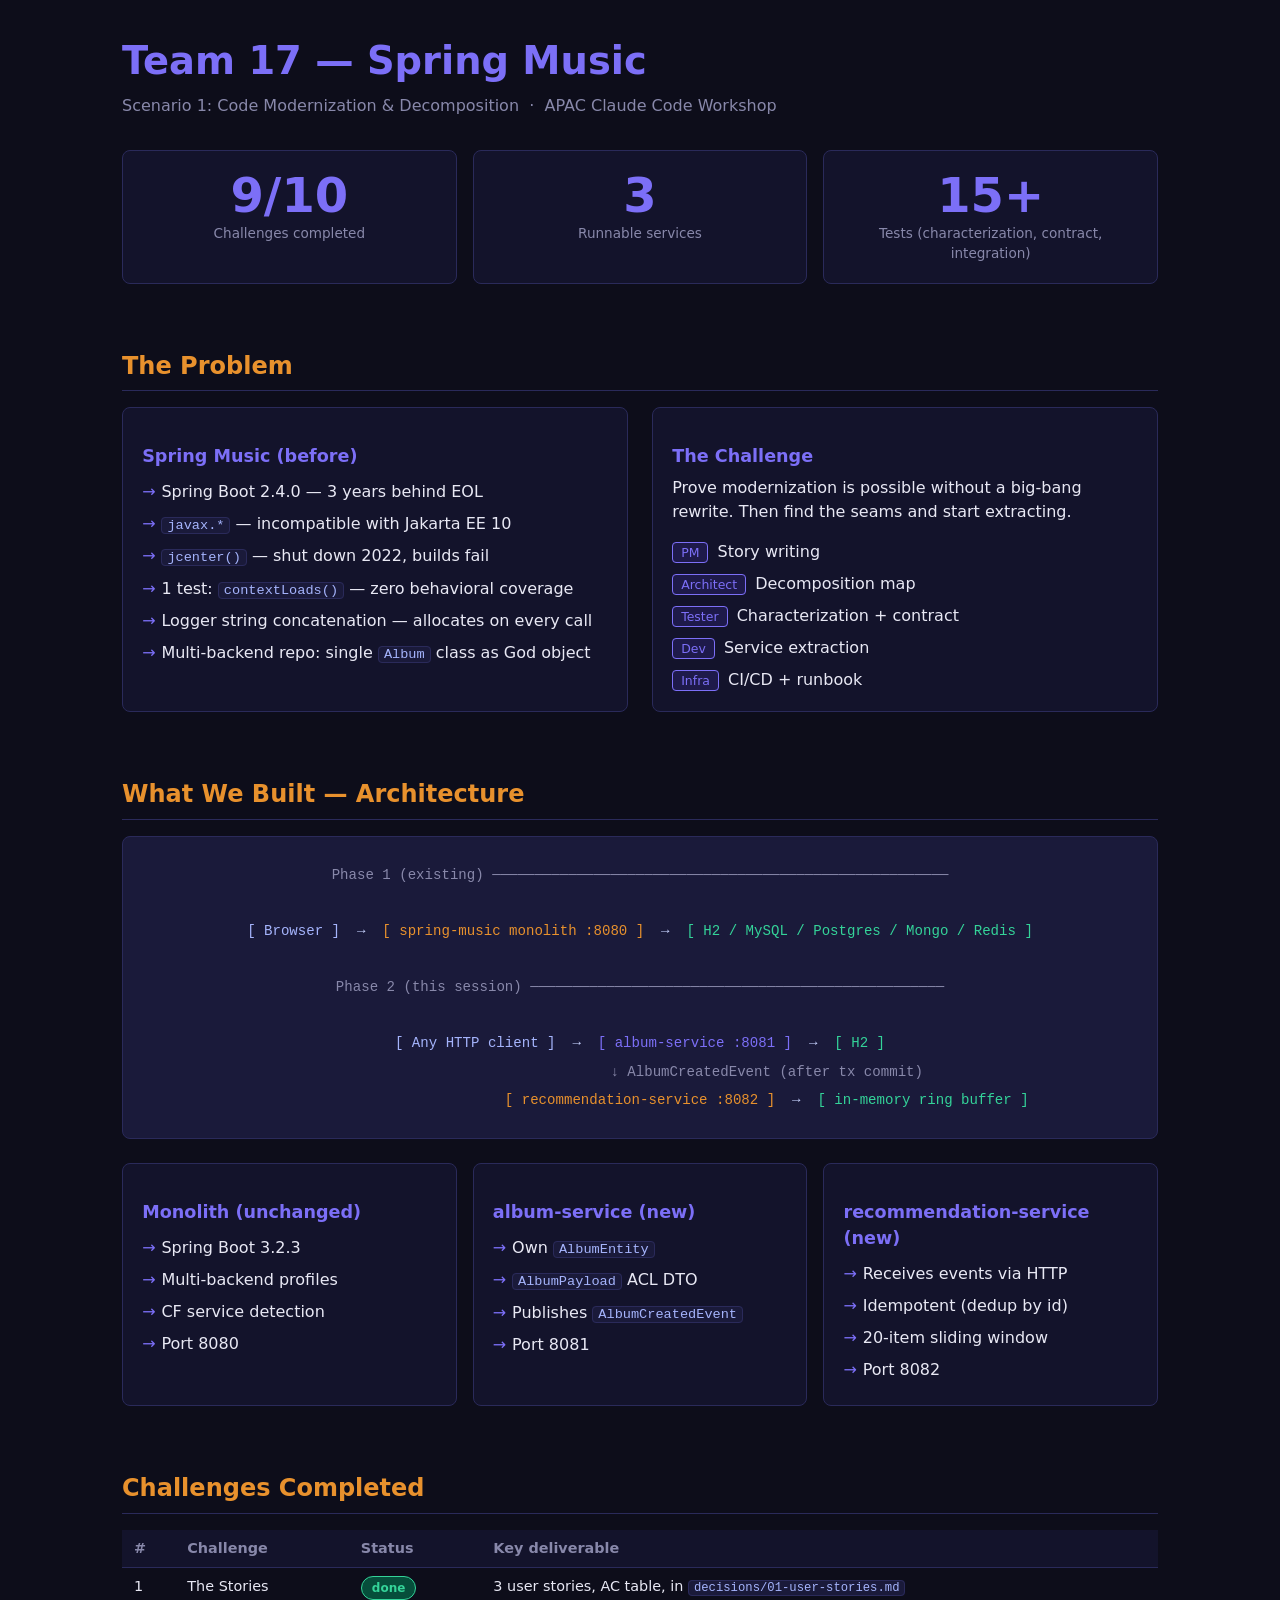
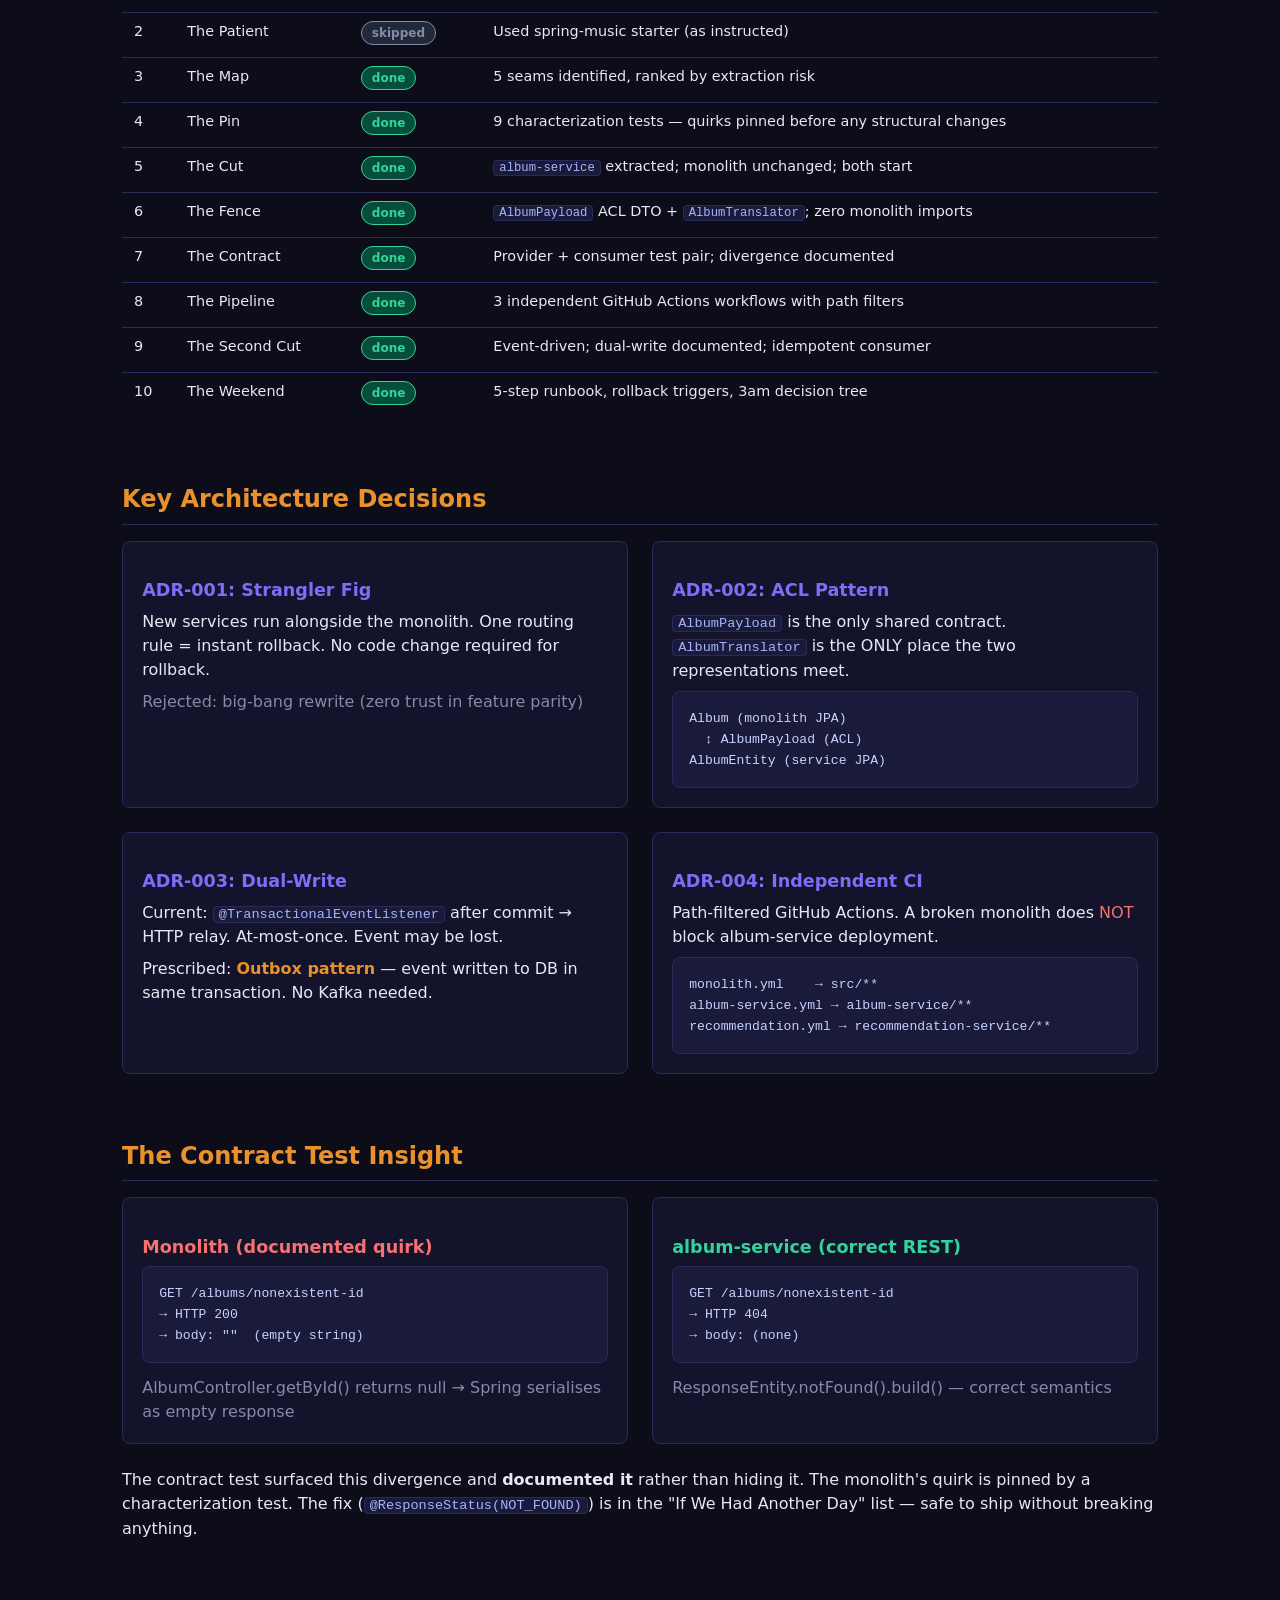
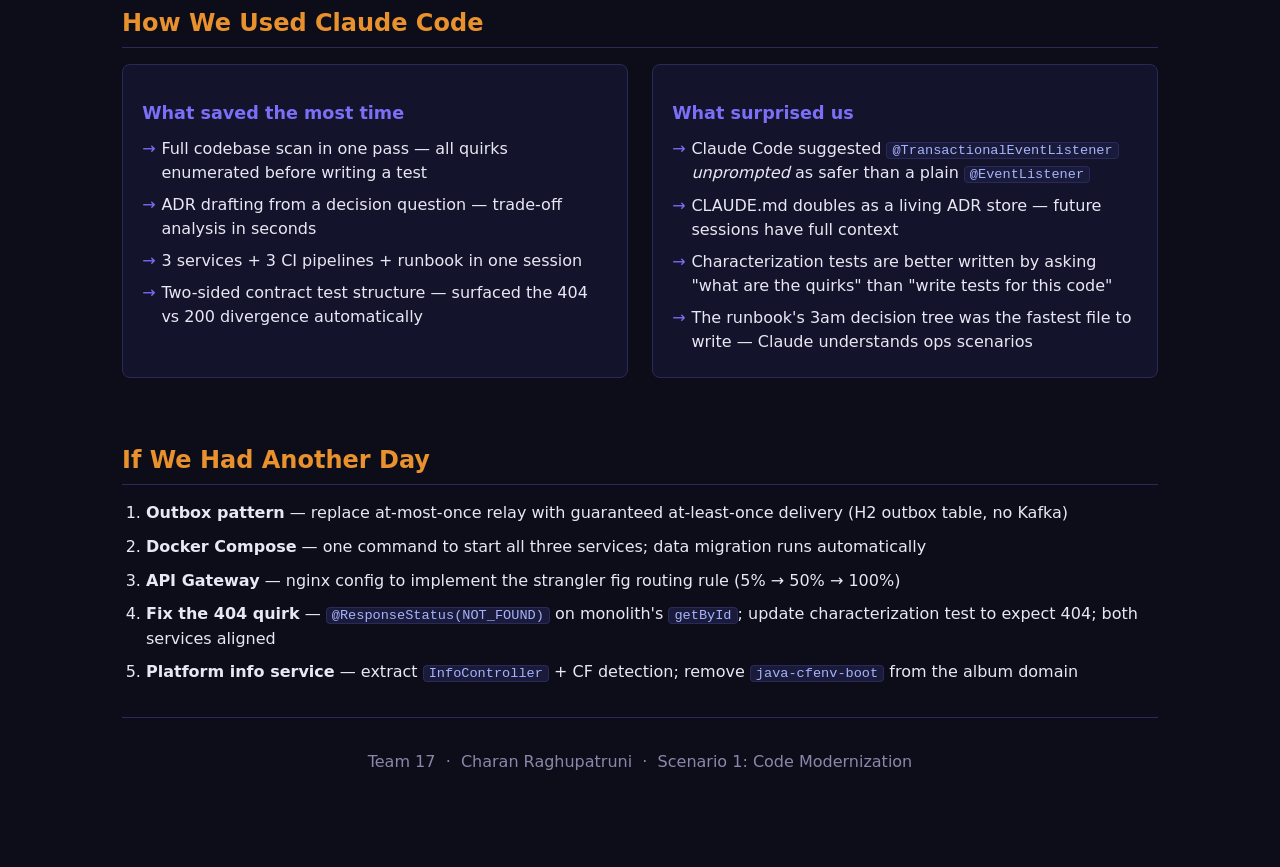
<file: presentation.html>
<!doctype html>
<html lang="en">
  <head>
    <meta charset="UTF-8" />
    <meta name="viewport" content="width=device-width, initial-scale=1.0" />
    <title>Team 17 — Spring Music Modernization & Decomposition</title>
    <style>
      :root {
        --bg: #0d0d1a;
        --surface: #13132b;
        --border: #2a2a5a;
        --accent: #7c6ff7;
        --accent2: #e8912d;
        --green: #34d399;
        --red: #f87171;
        --text: #e8e8f4;
        --muted: #8888aa;
        --code-bg: #1a1a3a;
      }

      * {
        box-sizing: border-box;
        margin: 0;
        padding: 0;
      }

      body {
        background: var(--bg);
        color: var(--text);
        font-family: "Segoe UI", system-ui, sans-serif;
        line-height: 1.5;
        padding: 2rem;
        max-width: 1100px;
        margin: 0 auto;
      }

      .slide {
        margin-bottom: 4rem;
      }

      h1 {
        font-size: 2.4rem;
        color: var(--accent);
        margin-bottom: 0.3rem;
      }
      h2 {
        font-size: 1.5rem;
        color: var(--accent2);
        margin: 2rem 0 1rem;
        border-bottom: 1px solid var(--border);
        padding-bottom: 0.4rem;
      }
      h3 {
        font-size: 1.1rem;
        color: var(--accent);
        margin: 1rem 0 0.4rem;
      }

      .subtitle {
        color: var(--muted);
        font-size: 1rem;
        margin-bottom: 2rem;
      }

      .grid-2 {
        display: grid;
        grid-template-columns: 1fr 1fr;
        gap: 1.5rem;
      }
      .grid-3 {
        display: grid;
        grid-template-columns: 1fr 1fr 1fr;
        gap: 1rem;
      }

      .card {
        background: var(--surface);
        border: 1px solid var(--border);
        border-radius: 8px;
        padding: 1.2rem;
      }

      .badge {
        display: inline-block;
        padding: 2px 10px;
        border-radius: 20px;
        font-size: 0.75rem;
        font-weight: 600;
        margin-right: 6px;
        margin-bottom: 4px;
      }
      .badge-done {
        background: #064e3b;
        color: var(--green);
        border: 1px solid var(--green);
      }
      .badge-skip {
        background: #1f2937;
        color: var(--muted);
        border: 1px solid var(--muted);
      }

      table {
        width: 100%;
        border-collapse: collapse;
        font-size: 0.9rem;
      }
      th {
        text-align: left;
        padding: 8px 12px;
        background: var(--surface);
        color: var(--muted);
        border-bottom: 1px solid var(--border);
      }
      td {
        padding: 8px 12px;
        border-bottom: 1px solid var(--border);
        vertical-align: top;
      }
      tr:last-child td {
        border-bottom: none;
      }

      code {
        background: var(--code-bg);
        border: 1px solid var(--border);
        border-radius: 4px;
        padding: 0 5px;
        font-family: "Cascadia Code", "Fira Code", monospace;
        font-size: 0.85em;
        color: #a5b4fc;
      }

      pre {
        background: var(--code-bg);
        border: 1px solid var(--border);
        border-radius: 8px;
        padding: 1rem;
        overflow-x: auto;
        font-family: "Cascadia Code", "Fira Code", monospace;
        font-size: 0.82rem;
        line-height: 1.6;
        color: #c7d2fe;
      }

      .arch-diagram {
        background: var(--code-bg);
        border: 1px solid var(--border);
        border-radius: 8px;
        padding: 1.5rem;
        font-family: monospace;
        font-size: 0.88rem;
        line-height: 2;
        color: #c7d2fe;
        text-align: center;
      }

      .highlight {
        color: var(--accent2);
        font-weight: 600;
      }
      .green {
        color: var(--green);
      }
      .red {
        color: var(--red);
      }
      .muted {
        color: var(--muted);
      }

      .big-number {
        font-size: 3rem;
        font-weight: 700;
        color: var(--accent);
        line-height: 1;
      }
      .big-label {
        font-size: 0.85rem;
        color: var(--muted);
        margin-top: 4px;
      }

      ul {
        list-style: none;
        padding: 0;
      }
      ul li {
        padding: 4px 0;
        padding-left: 1.2rem;
        position: relative;
      }
      ul li::before {
        content: "→";
        position: absolute;
        left: 0;
        color: var(--accent);
      }

      .divider {
        border: none;
        border-top: 1px solid var(--border);
        margin: 2rem 0;
      }

      .tag {
        background: #1e1a4a;
        border: 1px solid var(--accent);
        border-radius: 4px;
        padding: 2px 8px;
        font-size: 0.78rem;
        color: var(--accent);
        margin-right: 4px;
      }
    </style>
  </head>
  <body>
    <!-- SLIDE 1: Title -->
    <div class="slide">
      <h1>Team 17 — Spring Music</h1>
      <p class="subtitle">
        Scenario 1: Code Modernization &amp; Decomposition &nbsp;·&nbsp; APAC
        Claude Code Workshop
      </p>

      <div class="grid-3">
        <div class="card" style="text-align: center">
          <div class="big-number">9/10</div>
          <div class="big-label">Challenges completed</div>
        </div>
        <div class="card" style="text-align: center">
          <div class="big-number">3</div>
          <div class="big-label">Runnable services</div>
        </div>
        <div class="card" style="text-align: center">
          <div class="big-number">15+</div>
          <div class="big-label">
            Tests (characterization, contract, integration)
          </div>
        </div>
      </div>
    </div>

    <!-- SLIDE 2: The Problem -->
    <div class="slide">
      <h2>The Problem</h2>
      <div class="grid-2">
        <div class="card">
          <h3>Spring Music (before)</h3>
          <ul>
            <li>Spring Boot 2.4.0 — 3 years behind EOL</li>
            <li><code>javax.*</code> — incompatible with Jakarta EE 10</li>
            <li><code>jcenter()</code> — shut down 2022, builds fail</li>
            <li>
              1 test: <code>contextLoads()</code> — zero behavioral coverage
            </li>
            <li>Logger string concatenation — allocates on every call</li>
            <li>
              Multi-backend repo: single <code>Album</code> class as God object
            </li>
          </ul>
        </div>
        <div class="card">
          <h3>The Challenge</h3>
          <p style="margin-bottom: 1rem">
            Prove modernization is possible without a big-bang rewrite. Then
            find the seams and start extracting.
          </p>
          <p><span class="tag">PM</span> Story writing</p>
          <p style="margin-top: 8px">
            <span class="tag">Architect</span> Decomposition map
          </p>
          <p style="margin-top: 8px">
            <span class="tag">Tester</span> Characterization + contract
          </p>
          <p style="margin-top: 8px">
            <span class="tag">Dev</span> Service extraction
          </p>
          <p style="margin-top: 8px">
            <span class="tag">Infra</span> CI/CD + runbook
          </p>
        </div>
      </div>
    </div>

    <!-- SLIDE 3: Architecture -->
    <div class="slide">
      <h2>What We Built — Architecture</h2>

      <div class="arch-diagram">
        <span class="muted"
          >Phase 1 (existing)
          ──────────────────────────────────────────────────────</span
        ><br /><br />
        <span style="color: #a5b4fc">[ Browser ]</span>
        &nbsp;→&nbsp;
        <span style="color: var(--accent2)"
          >[ spring-music monolith :8080 ]</span
        >
        &nbsp;→&nbsp;
        <span style="color: var(--green)"
          >[ H2 / MySQL / Postgres / Mongo / Redis ]</span
        ><br /><br />
        <span class="muted"
          >Phase 2 (this session)
          ─────────────────────────────────────────────────</span
        ><br /><br />
        <span style="color: #a5b4fc">[ Any HTTP client ]</span>
        &nbsp;→&nbsp;
        <span style="color: var(--accent)">[ album-service :8081 ]</span>
        &nbsp;→&nbsp;
        <span style="color: var(--green)">[ H2 ]</span><br />
        &nbsp;&nbsp;&nbsp;&nbsp;&nbsp;&nbsp;&nbsp;&nbsp;&nbsp;&nbsp;&nbsp;&nbsp;&nbsp;&nbsp;&nbsp;&nbsp;&nbsp;&nbsp;&nbsp;&nbsp;&nbsp;&nbsp;&nbsp;&nbsp;&nbsp;&nbsp;&nbsp;&nbsp;&nbsp;
        <span class="muted">↓ AlbumCreatedEvent (after tx commit)</span><br />
        &nbsp;&nbsp;&nbsp;&nbsp;&nbsp;&nbsp;&nbsp;&nbsp;&nbsp;&nbsp;&nbsp;&nbsp;&nbsp;&nbsp;&nbsp;&nbsp;&nbsp;&nbsp;&nbsp;&nbsp;&nbsp;&nbsp;&nbsp;&nbsp;&nbsp;&nbsp;&nbsp;&nbsp;&nbsp;
        <span style="color: var(--accent2)"
          >[ recommendation-service :8082 ]</span
        >
        &nbsp;→&nbsp;
        <span style="color: var(--green)">[ in-memory ring buffer ]</span>
      </div>

      <div class="grid-3" style="margin-top: 1.5rem">
        <div class="card">
          <h3>Monolith (unchanged)</h3>
          <ul>
            <li>Spring Boot 3.2.3</li>
            <li>Multi-backend profiles</li>
            <li>CF service detection</li>
            <li>Port 8080</li>
          </ul>
        </div>
        <div class="card">
          <h3>album-service (new)</h3>
          <ul>
            <li>Own <code>AlbumEntity</code></li>
            <li><code>AlbumPayload</code> ACL DTO</li>
            <li>Publishes <code>AlbumCreatedEvent</code></li>
            <li>Port 8081</li>
          </ul>
        </div>
        <div class="card">
          <h3>recommendation-service (new)</h3>
          <ul>
            <li>Receives events via HTTP</li>
            <li>Idempotent (dedup by id)</li>
            <li>20-item sliding window</li>
            <li>Port 8082</li>
          </ul>
        </div>
      </div>
    </div>

    <!-- SLIDE 4: Challenges status -->
    <div class="slide">
      <h2>Challenges Completed</h2>
      <table>
        <thead>
          <tr>
            <th>#</th>
            <th>Challenge</th>
            <th>Status</th>
            <th>Key deliverable</th>
          </tr>
        </thead>
        <tbody>
          <tr>
            <td>1</td>
            <td>The Stories</td>
            <td><span class="badge badge-done">done</span></td>
            <td>
              3 user stories, AC table, in
              <code>decisions/01-user-stories.md</code>
            </td>
          </tr>
          <tr>
            <td>2</td>
            <td>The Patient</td>
            <td><span class="badge badge-skip">skipped</span></td>
            <td>Used spring-music starter (as instructed)</td>
          </tr>
          <tr>
            <td>3</td>
            <td>The Map</td>
            <td><span class="badge badge-done">done</span></td>
            <td>5 seams identified, ranked by extraction risk</td>
          </tr>
          <tr>
            <td>4</td>
            <td>The Pin</td>
            <td><span class="badge badge-done">done</span></td>
            <td>
              9 characterization tests — quirks pinned before any structural
              changes
            </td>
          </tr>
          <tr>
            <td>5</td>
            <td>The Cut</td>
            <td><span class="badge badge-done">done</span></td>
            <td>
              <code>album-service</code> extracted; monolith unchanged; both
              start
            </td>
          </tr>
          <tr>
            <td>6</td>
            <td>The Fence</td>
            <td><span class="badge badge-done">done</span></td>
            <td>
              <code>AlbumPayload</code> ACL DTO + <code>AlbumTranslator</code>;
              zero monolith imports
            </td>
          </tr>
          <tr>
            <td>7</td>
            <td>The Contract</td>
            <td><span class="badge badge-done">done</span></td>
            <td>Provider + consumer test pair; divergence documented</td>
          </tr>
          <tr>
            <td>8</td>
            <td>The Pipeline</td>
            <td><span class="badge badge-done">done</span></td>
            <td>3 independent GitHub Actions workflows with path filters</td>
          </tr>
          <tr>
            <td>9</td>
            <td>The Second Cut</td>
            <td><span class="badge badge-done">done</span></td>
            <td>Event-driven; dual-write documented; idempotent consumer</td>
          </tr>
          <tr>
            <td>10</td>
            <td>The Weekend</td>
            <td><span class="badge badge-done">done</span></td>
            <td>5-step runbook, rollback triggers, 3am decision tree</td>
          </tr>
        </tbody>
      </table>
    </div>

    <!-- SLIDE 5: Key Architecture Decisions -->
    <div class="slide">
      <h2>Key Architecture Decisions</h2>
      <div class="grid-2">
        <div class="card">
          <h3>ADR-001: Strangler Fig</h3>
          <p>
            New services run alongside the monolith. One routing rule = instant
            rollback. No code change required for rollback.
          </p>
          <p style="margin-top: 8px" class="muted">
            Rejected: big-bang rewrite (zero trust in feature parity)
          </p>
        </div>
        <div class="card">
          <h3>ADR-002: ACL Pattern</h3>
          <p>
            <code>AlbumPayload</code> is the only shared contract.
            <code>AlbumTranslator</code> is the ONLY place the two
            representations meet.
          </p>
          <pre style="margin-top: 8px">
Album (monolith JPA)
  ↕ AlbumPayload (ACL)
AlbumEntity (service JPA)</pre
          >
        </div>
        <div class="card">
          <h3>ADR-003: Dual-Write</h3>
          <p>
            Current: <code>@TransactionalEventListener</code> after commit →
            HTTP relay. At-most-once. Event may be lost.
          </p>
          <p style="margin-top: 8px">
            Prescribed: <span class="highlight">Outbox pattern</span> — event
            written to DB in same transaction. No Kafka needed.
          </p>
        </div>
        <div class="card">
          <h3>ADR-004: Independent CI</h3>
          <p>
            Path-filtered GitHub Actions. A broken monolith does
            <span class="red">NOT</span> block album-service deployment.
          </p>
          <pre style="margin-top: 8px">
monolith.yml    → src/**
album-service.yml → album-service/**
recommendation.yml → recommendation-service/**</pre
          >
        </div>
      </div>
    </div>

    <!-- SLIDE 6: Contract Test Insight -->
    <div class="slide">
      <h2>The Contract Test Insight</h2>

      <div class="grid-2">
        <div class="card">
          <h3 class="red">Monolith (documented quirk)</h3>
          <pre>
GET /albums/nonexistent-id
→ HTTP 200
→ body: ""  (empty string)</pre
          >
          <p style="margin-top: 0.8rem" class="muted">
            AlbumController.getById() returns null → Spring serialises as empty
            response
          </p>
        </div>
        <div class="card">
          <h3 class="green">album-service (correct REST)</h3>
          <pre>
GET /albums/nonexistent-id
→ HTTP 404
→ body: (none)</pre
          >
          <p style="margin-top: 0.8rem" class="muted">
            ResponseEntity.notFound().build() — correct semantics
          </p>
        </div>
      </div>

      <p style="margin-top: 1.5rem">
        The contract test surfaced this divergence and
        <strong>documented it</strong> rather than hiding it. The monolith's
        quirk is pinned by a characterization test. The fix
        (<code>@ResponseStatus(NOT_FOUND)</code>) is in the "If We Had Another
        Day" list — safe to ship without breaking anything.
      </p>
    </div>

    <!-- SLIDE 7: How We Used Claude Code -->
    <div class="slide">
      <h2>How We Used Claude Code</h2>
      <div class="grid-2">
        <div class="card">
          <h3>What saved the most time</h3>
          <ul>
            <li>
              Full codebase scan in one pass — all quirks enumerated before
              writing a test
            </li>
            <li>
              ADR drafting from a decision question — trade-off analysis in
              seconds
            </li>
            <li>3 services + 3 CI pipelines + runbook in one session</li>
            <li>
              Two-sided contract test structure — surfaced the 404 vs 200
              divergence automatically
            </li>
          </ul>
        </div>
        <div class="card">
          <h3>What surprised us</h3>
          <ul>
            <li>
              Claude Code suggested <code>@TransactionalEventListener</code>
              <em>unprompted</em> as safer than a plain
              <code>@EventListener</code>
            </li>
            <li>
              CLAUDE.md doubles as a living ADR store — future sessions have
              full context
            </li>
            <li>
              Characterization tests are better written by asking "what are the
              quirks" than "write tests for this code"
            </li>
            <li>
              The runbook's 3am decision tree was the fastest file to write —
              Claude understands ops scenarios
            </li>
          </ul>
        </div>
      </div>
    </div>

    <!-- SLIDE 8: What's Next -->
    <div class="slide">
      <h2>If We Had Another Day</h2>
      <ol style="list-style: decimal; padding-left: 1.5rem">
        <li style="margin-bottom: 0.6rem">
          <strong>Outbox pattern</strong> — replace at-most-once relay with
          guaranteed at-least-once delivery (H2 outbox table, no Kafka)
        </li>
        <li style="margin-bottom: 0.6rem">
          <strong>Docker Compose</strong> — one command to start all three
          services; data migration runs automatically
        </li>
        <li style="margin-bottom: 0.6rem">
          <strong>API Gateway</strong> — nginx config to implement the strangler
          fig routing rule (5% → 50% → 100%)
        </li>
        <li style="margin-bottom: 0.6rem">
          <strong>Fix the 404 quirk</strong> —
          <code>@ResponseStatus(NOT_FOUND)</code> on monolith's
          <code>getById</code>; update characterization test to expect 404; both
          services aligned
        </li>
        <li style="margin-bottom: 0.6rem">
          <strong>Platform info service</strong> — extract
          <code>InfoController</code> + CF detection; remove
          <code>java-cfenv-boot</code> from the album domain
        </li>
      </ol>

      <hr class="divider" />
      <p style="text-align: center; color: var(--muted)">
        Team 17 &nbsp;·&nbsp; Charan Raghupatruni &nbsp;·&nbsp; Scenario 1: Code
        Modernization
      </p>
    </div>
  </body>
</html>
</file>
